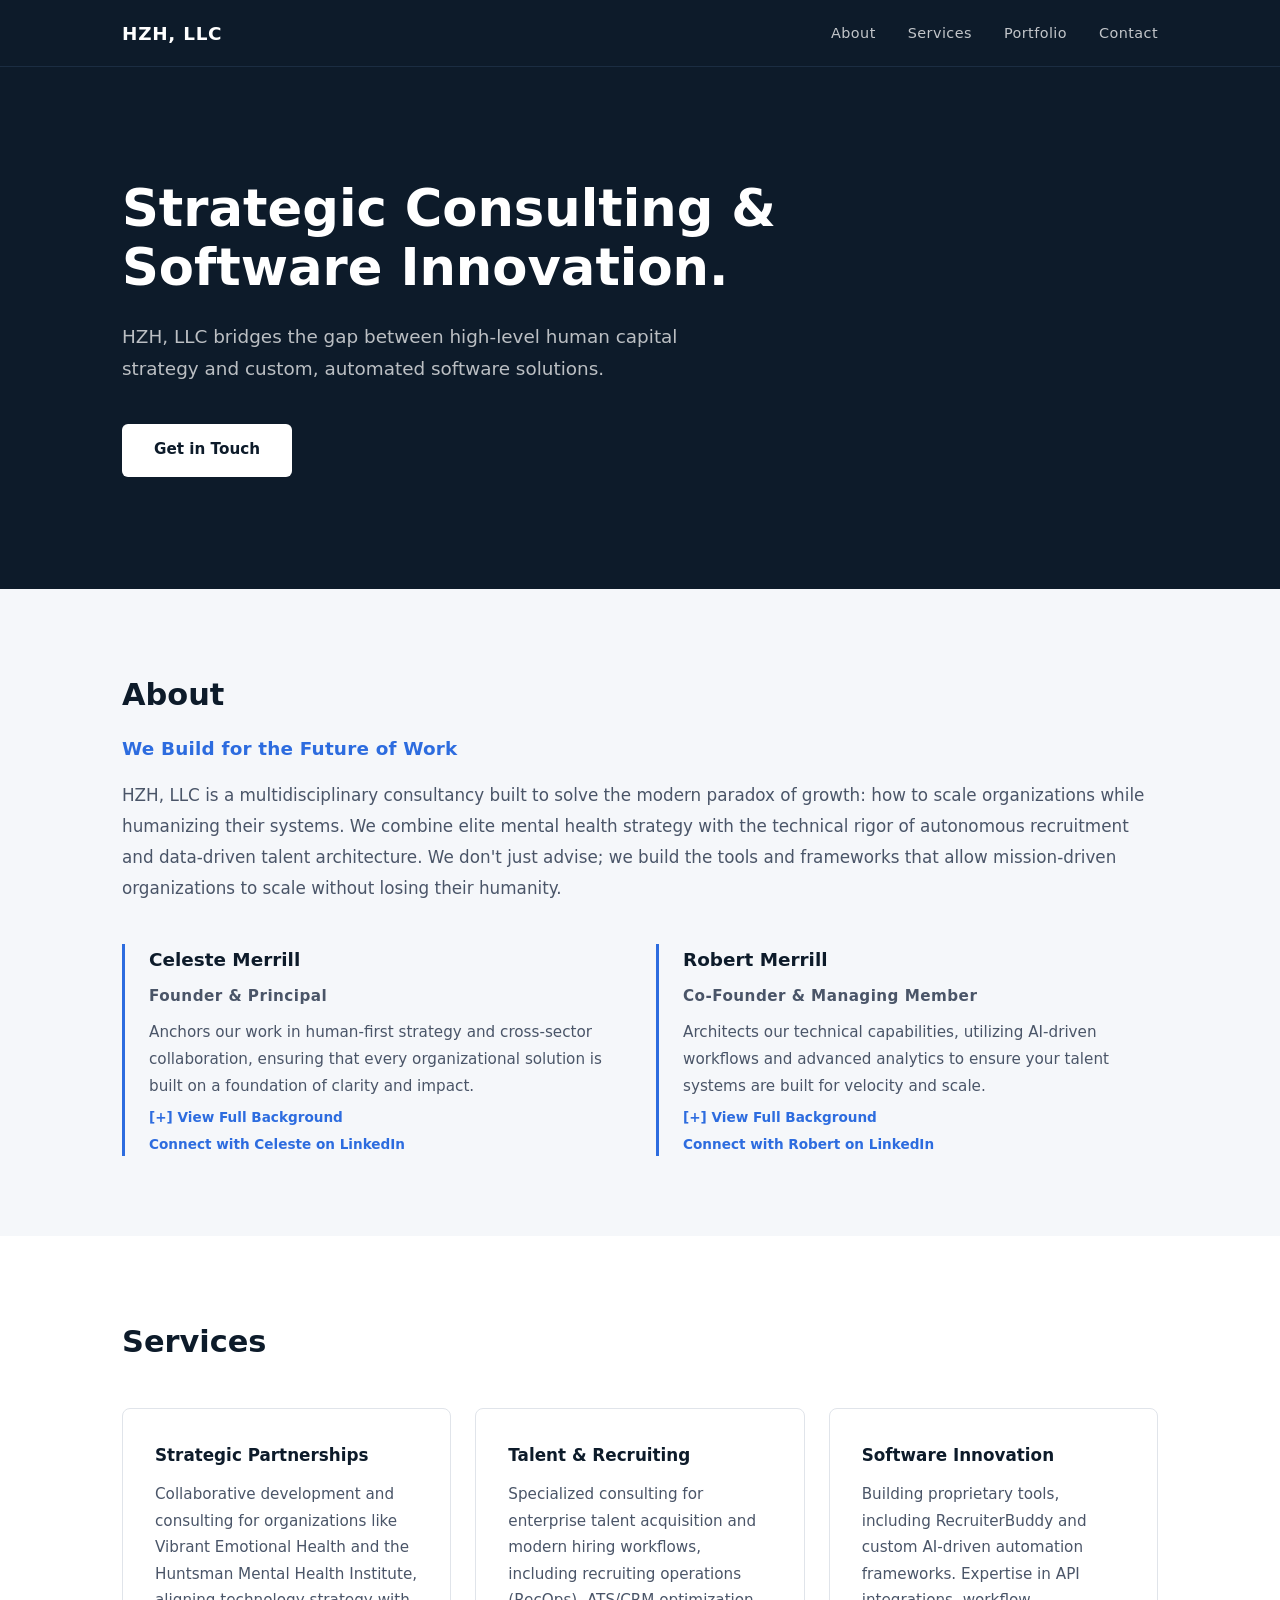
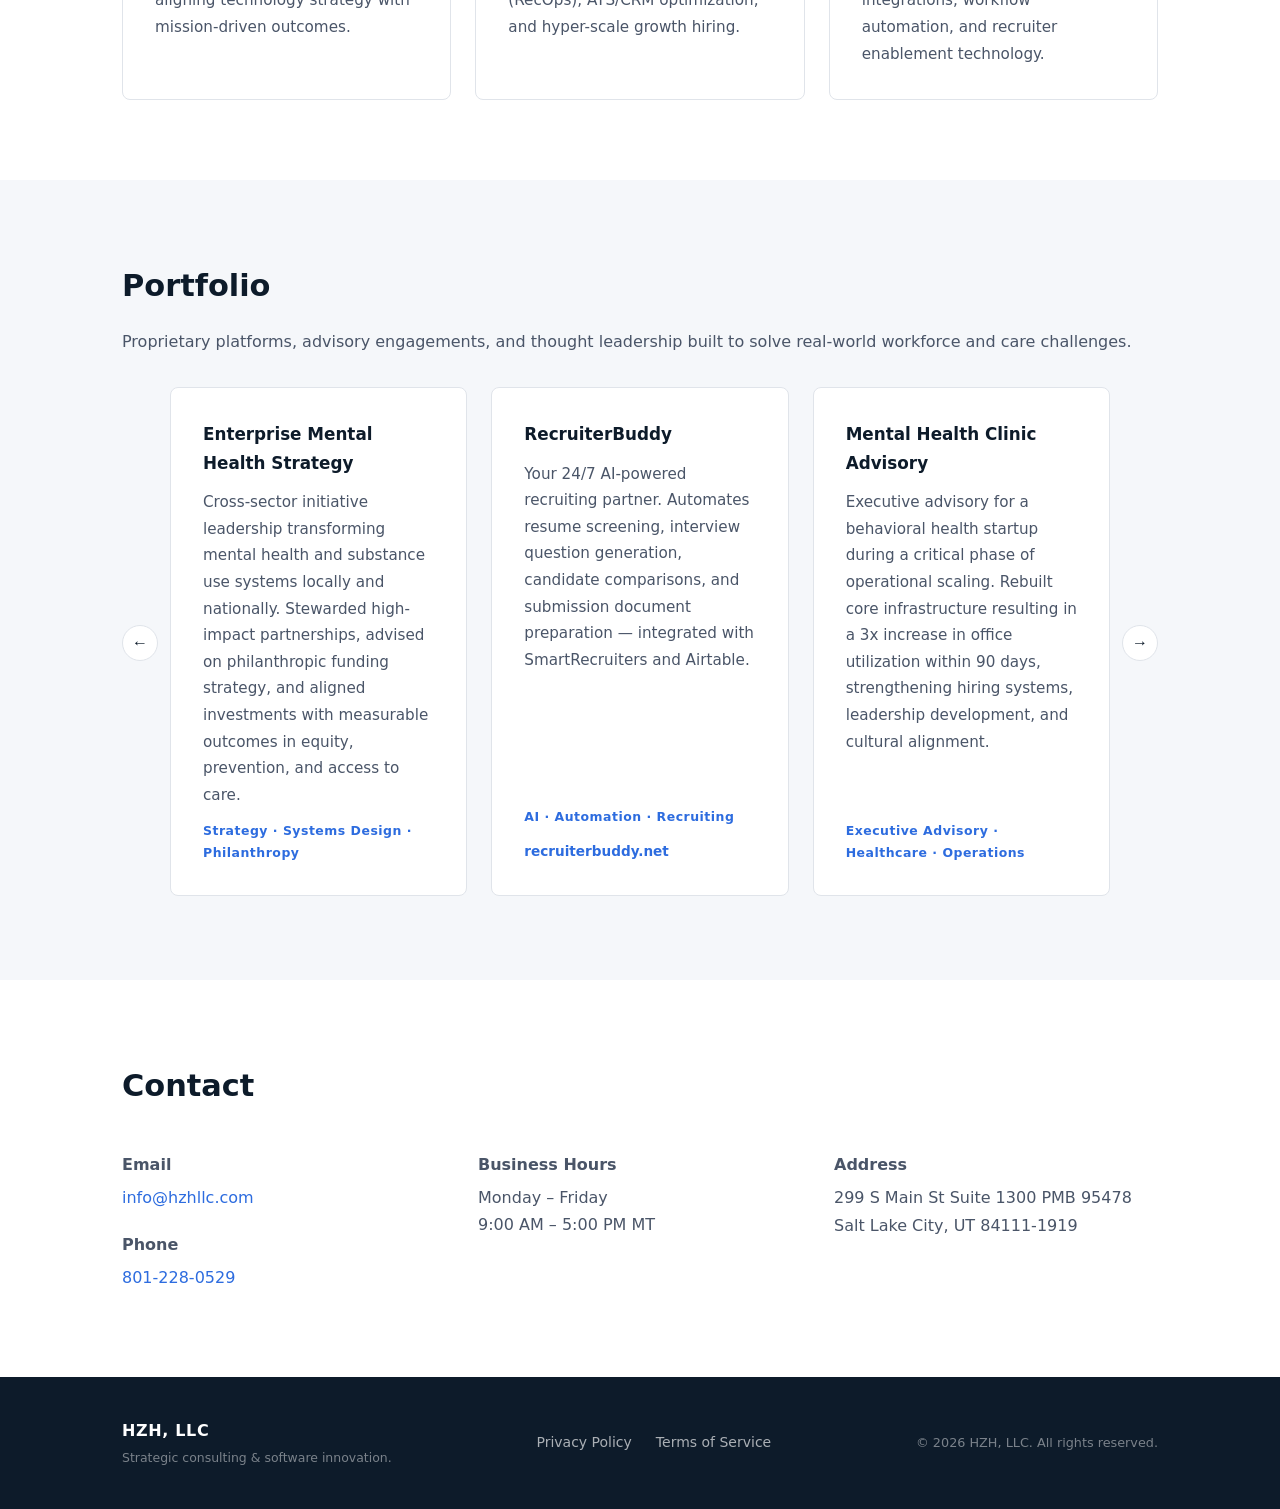
<file: index.html>
<!DOCTYPE html>
<html lang="en">
<head>
  <meta charset="UTF-8">
  <meta name="viewport" content="width=device-width, initial-scale=1.0">
  <meta name="description" content="HZH, LLC — Strategic Consulting & Software Innovation. Bridging human capital strategy with custom, automated software solutions.">
  <title>HZH, LLC — Strategic Consulting &amp; Software Innovation</title>
  <link rel="icon" href="favicon.svg" type="image/svg+xml">
  <link rel="stylesheet" href="styles.css">
</head>
<body>

  <!-- HEADER -->
  <header class="header">
    <div class="header-inner">
      <a href="#" class="brand">HZH, LLC</a>
      <nav class="nav">
        <a href="#about">About</a>
        <a href="#services">Services</a>
        <a href="#portfolio">Portfolio</a>
        <a href="#contact">Contact</a>
      </nav>
    </div>
  </header>

  <!-- HERO -->
  <section class="hero">
    <div class="container">
      <h1>Strategic Consulting &amp; Software Innovation.</h1>
      <p class="hero-sub">HZH, LLC bridges the gap between high-level human capital strategy and custom, automated software solutions.</p>
      <a href="#contact" class="btn btn-primary">Get in Touch</a>
    </div>
  </section>

  <!-- ABOUT -->
  <section id="about" class="section section-light">
    <div class="container">
      <h2>About</h2>
      <p class="about-tagline">We Build for the Future of Work</p>
      <p class="about-text">HZH, LLC is a multidisciplinary consultancy built to solve the modern paradox of growth: how to scale organizations while humanizing their systems. We combine elite mental health strategy with the technical rigor of autonomous recruitment and data-driven talent architecture. We don't just advise; we build the tools and frameworks that allow mission-driven organizations to scale without losing their humanity.</p>
      <div class="principals-grid">
        <div class="principal">
          <h3>Celeste Merrill</h3>
          <p class="principal-title">Founder &amp; Principal</p>
          <div class="bio-group">
            <p>Anchors our work in human-first strategy and cross-sector collaboration, ensuring that every organizational solution is built on a foundation of clarity and impact.</p>
            <button class="accordion-toggle" aria-expanded="false">
              <span class="toggle-label">[+] View Full Background</span>
            </button>
            <div class="accordion-content" hidden>
              <p>Mental Health Strategy &amp; Systems Leader with a career spanning philanthropy, clinical care, and cross-sector partnership. Celeste serves as Strategic Initiatives Lead at Vibrant Emotional Health and previously as Managing Director at the Huntsman Family Foundation, where she led initiatives transforming mental health and substance use systems locally and nationally. Her approach is human-first — bringing clarity, compassion, and bold coordination to complex problems.</p>
            </div>
          </div>
          <div class="principal-links">
            <a href="https://www.linkedin.com/in/celeste-merrill" target="_blank" rel="noopener noreferrer" class="principal-link">Connect with Celeste on LinkedIn</a>
          </div>
        </div>
        <div class="principal">
          <h3>Robert Merrill</h3>
          <p class="principal-title">Co-Founder &amp; Managing Member</p>
          <div class="bio-group">
            <p>Architects our technical capabilities, utilizing AI-driven workflows and advanced analytics to ensure your talent systems are built for velocity and scale.</p>
            <button class="accordion-toggle" aria-expanded="false">
              <span class="toggle-label">[+] View Full Background</span>
            </button>
            <div class="accordion-content" hidden>
              <p>Talent Futurist and Strategic People Leader with experience spanning Fortune 100 enterprises to seed-stage startups across 15+ countries. Robert bootstrapped a fractional recruiting firm from $0 to $1.5MM ARR and brings that expertise to every engagement. Specialties include ATS/CRM platforms, advanced data analytics, technical recruiting, and hyper-scale growth hiring.</p>
            </div>
          </div>
          <div class="principal-links">
            <a href="https://www.linkedin.com/in/robertmerrill/" target="_blank" rel="noopener noreferrer" class="principal-link">Connect with Robert on LinkedIn</a>
          </div>
        </div>
      </div>
    </div>
  </section>

  <!-- SERVICES -->
  <section id="services" class="section">
    <div class="container">
      <h2>Services</h2>
      <div class="grid-3">
        <div class="card">
          <h3>Strategic Partnerships</h3>
          <p>Collaborative development and consulting for organizations like Vibrant Emotional Health and the Huntsman Mental Health Institute, aligning technology strategy with mission-driven outcomes.</p>
        </div>
        <div class="card">
          <h3>Talent &amp; Recruiting</h3>
          <p>Specialized consulting for enterprise talent acquisition and modern hiring workflows, including recruiting operations (RecOps), ATS/CRM optimization, and hyper-scale growth hiring.</p>
        </div>
        <div class="card">
          <h3>Software Innovation</h3>
          <p>Building proprietary tools, including RecruiterBuddy and custom AI-driven automation frameworks. Expertise in API integrations, workflow automation, and recruiter enablement technology.</p>
        </div>
      </div>
    </div>
  </section>

  <!-- PORTFOLIO -->
  <section id="portfolio" class="section section-light">
    <div class="container">
      <h2>Portfolio</h2>
      <p class="section-intro">Proprietary platforms, advisory engagements, and thought leadership built to solve real-world workforce and care challenges.</p>
      <div class="carousel-wrapper">
        <button class="carousel-btn carousel-prev" aria-label="Previous">&#8592;</button>
        <div class="carousel-track">
          <div class="card">
            <h3>Enterprise Mental Health Strategy</h3>
            <p>Cross-sector initiative leadership transforming mental health and substance use systems locally and nationally. Stewarded high-impact partnerships, advised on philanthropic funding strategy, and aligned investments with measurable outcomes in equity, prevention, and access to care.</p>
            <span class="card-tag">Strategy &middot; Systems Design &middot; Philanthropy</span>
          </div>
          <div class="card">
            <h3>RecruiterBuddy</h3>
            <p>Your 24/7 AI-powered recruiting partner. Automates resume screening, interview question generation, candidate comparisons, and submission document preparation — integrated with SmartRecruiters and Airtable.</p>
            <span class="card-tag">AI &middot; Automation &middot; Recruiting</span>
            <a href="https://recruiterbuddy.net" target="_blank" rel="noopener noreferrer" class="principal-link">recruiterbuddy.net</a>
          </div>
          <div class="card">
            <h3>Mental Health Clinic Advisory</h3>
            <p>Executive advisory for a behavioral health startup during a critical phase of operational scaling. Rebuilt core infrastructure resulting in a 3x increase in office utilization within 90 days, strengthening hiring systems, leadership development, and cultural alignment.</p>
            <span class="card-tag">Executive Advisory &middot; Healthcare &middot; Operations</span>
          </div>
          <div class="card">
            <h3>TextDrop Buddy</h3>
            <p>A Mac menubar utility that converts clipboard text into a file and places it back on the clipboard instantly. Built for power users who feed text into LLMs and file-based workflows, eliminating the friction of saving files before uploading.</p>
            <span class="card-tag">Developer Tools &middot; Productivity &middot; macOS</span>
          </div>
          <div class="card">
            <h3>Limitless Talent</h3>
            <p>A newsletter pushing the known boundaries of the Future of Work — thought leadership for practitioners and leaders navigating the Exponential Age of human achievement.</p>
            <span class="card-tag">Thought Leadership &middot; Future of Work</span>
            <a href="https://limitlesstalent.xyz" target="_blank" rel="noopener noreferrer" class="principal-link">limitlesstalent.xyz</a>
          </div>
          <div class="card">
            <h3>agent-resume</h3>
            <p>An open JSON Schema standard for AI-native hiring. Defines four canonical data models — candidates, job descriptions, match scores, and sync events — giving parsers, ATS platforms, and LLM agents a shared vocabulary that eliminates the shape-shifting that breaks hiring pipelines.</p>
            <span class="card-tag">Open Source &middot; AI &middot; Recruiting</span>
            <a href="https://agent-resume.dev" target="_blank" rel="noopener noreferrer" class="principal-link">agent-resume.dev</a>
          </div>
          <div class="card">
            <h3>Glintmark</h3>
            <p>A mobile-first iPhone app for creating beautiful quote and scripture cards. Capture meaningful reflections, apply curated visual themes, and share to Instagram or anywhere else — with AI-powered paste-and-parse, photo backgrounds, and home screen widgets. Coming to the App Store.</p>
            <span class="card-tag">iOS &middot; AI &middot; Software</span>
            <a href="https://glintmark.app" target="_blank" rel="noopener noreferrer" class="principal-link">glintmark.app</a>
          </div>
        </div>
        <button class="carousel-btn carousel-next" aria-label="Next">&#8594;</button>
      </div>
    </div>
  </section>

  <!-- CONTACT -->
  <section id="contact" class="section">
    <div class="container">
      <h2>Contact</h2>
      <div class="contact-grid">
        <div>
          <p><strong>Email</strong></p>
          <p><a href="mailto:info@hzhllc.com">info@hzhllc.com</a></p>
          <p class="contact-spacer"><strong>Phone</strong></p>
          <p><a href="tel:+18012280529">801-228-0529</a></p>
        </div>
        <div>
          <p><strong>Business Hours</strong></p>
          <p>Monday – Friday<br>9:00 AM – 5:00 PM MT</p>
        </div>
        <div>
          <p><strong>Address</strong></p>
          <address>
            299 S Main St Suite 1300 PMB 95478<br>
            Salt Lake City, UT 84111-1919
          </address>
        </div>
      </div>
    </div>
  </section>

  <!-- FOOTER -->
  <footer class="footer">
    <div class="footer-inner">
      <div class="footer-brand">
        <div>HZH, LLC</div>
        <div class="footer-tagline">Strategic consulting &amp; software innovation.</div>
      </div>
      <div class="footer-links">
        <a href="/privacy">Privacy Policy</a>
        <a href="/terms">Terms of Service</a>
      </div>
      <div class="footer-copy">&copy; 2026 HZH, LLC. All rights reserved.</div>
    </div>
  </footer>

  <script>
    document.querySelectorAll('.carousel-wrapper').forEach(wrapper => {
      const track = wrapper.querySelector('.carousel-track');
      const prev = wrapper.querySelector('.carousel-prev');
      const next = wrapper.querySelector('.carousel-next');
      const scrollAmount = () => track.querySelector('.card').offsetWidth + 24;
      prev.addEventListener('click', () => track.scrollBy({ left: -scrollAmount(), behavior: 'smooth' }));
      next.addEventListener('click', () => track.scrollBy({ left: scrollAmount(), behavior: 'smooth' }));
    });

    document.querySelectorAll('.accordion-toggle').forEach(btn => {
      btn.addEventListener('click', () => {
        const content = btn.nextElementSibling;
        const isOpen = btn.getAttribute('aria-expanded') === 'true';
        btn.setAttribute('aria-expanded', !isOpen);
        btn.querySelector('.toggle-label').textContent = isOpen ? '[+] View Full Background' : '[-] Hide Background';
        if (isOpen) {
          content.hidden = true;
        } else {
          content.hidden = false;
        }
      });
    });
  </script>
</body>
</html>
</file>
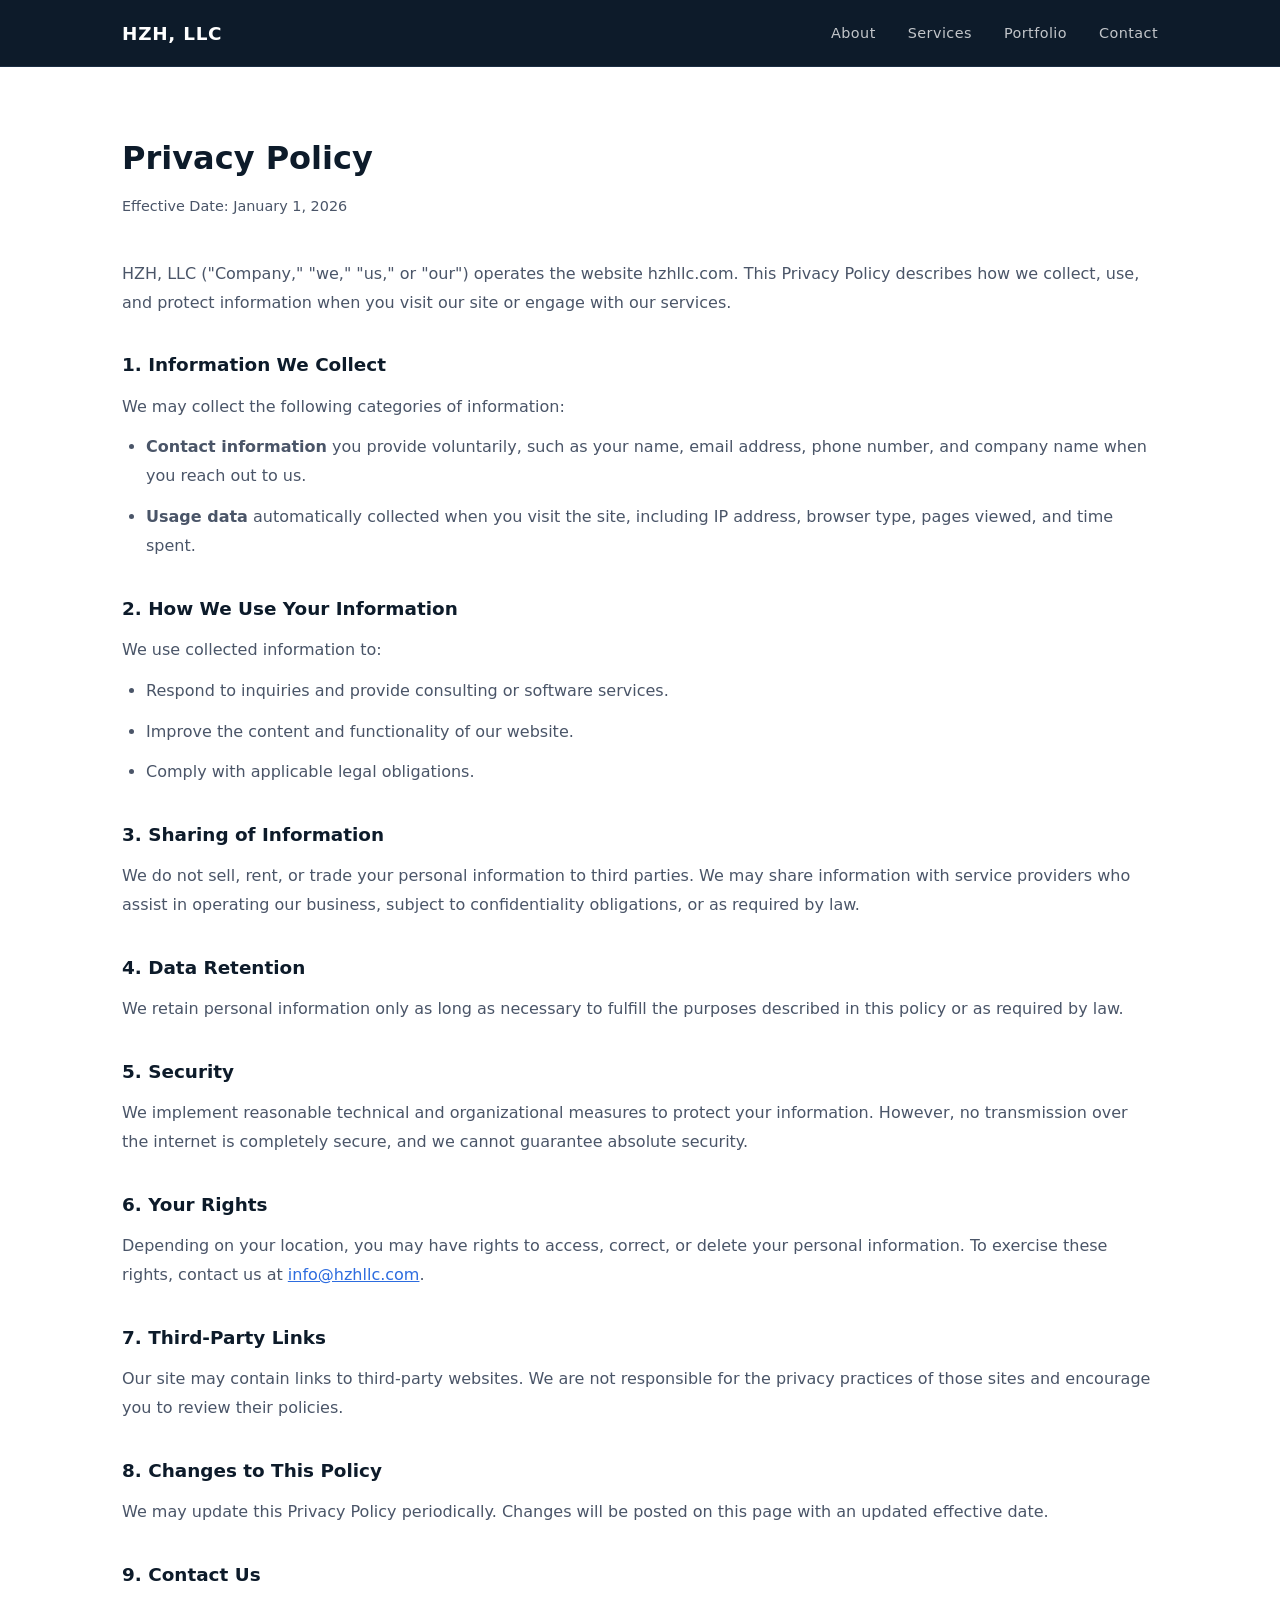
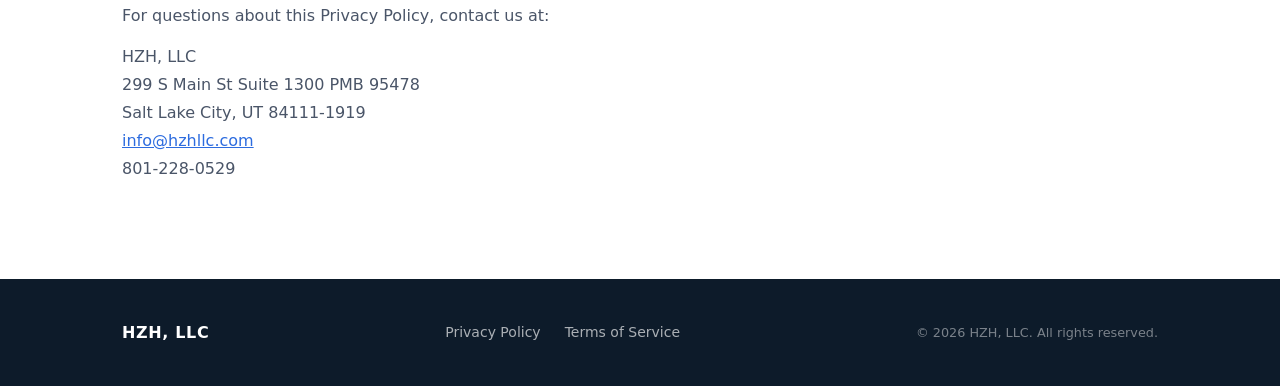
<file: privacy.html>
<!DOCTYPE html>
<html lang="en">
<head>
  <meta charset="UTF-8">
  <meta name="viewport" content="width=device-width, initial-scale=1.0">
  <title>Privacy Policy — HZH, LLC</title>
  <link rel="stylesheet" href="styles.css">
</head>
<body>

  <header class="header">
    <div class="header-inner">
      <a href="index.html" class="brand">HZH, LLC</a>
      <nav class="nav">
        <a href="index.html#about">About</a>
        <a href="index.html#services">Services</a>
        <a href="index.html#portfolio">Portfolio</a>
        <a href="index.html#contact">Contact</a>
      </nav>
    </div>
  </header>

  <main class="legal-body">
    <div class="container">
      <h1>Privacy Policy</h1>
      <p class="effective">Effective Date: January 1, 2026</p>

      <p>HZH, LLC ("Company," "we," "us," or "our") operates the website hzhllc.com. This Privacy Policy describes how we collect, use, and protect information when you visit our site or engage with our services.</p>

      <h2>1. Information We Collect</h2>
      <p>We may collect the following categories of information:</p>
      <ul>
        <li><strong>Contact information</strong> you provide voluntarily, such as your name, email address, phone number, and company name when you reach out to us.</li>
        <li><strong>Usage data</strong> automatically collected when you visit the site, including IP address, browser type, pages viewed, and time spent.</li>
      </ul>

      <h2>2. How We Use Your Information</h2>
      <p>We use collected information to:</p>
      <ul>
        <li>Respond to inquiries and provide consulting or software services.</li>
        <li>Improve the content and functionality of our website.</li>
        <li>Comply with applicable legal obligations.</li>
      </ul>

      <h2>3. Sharing of Information</h2>
      <p>We do not sell, rent, or trade your personal information to third parties. We may share information with service providers who assist in operating our business, subject to confidentiality obligations, or as required by law.</p>

      <h2>4. Data Retention</h2>
      <p>We retain personal information only as long as necessary to fulfill the purposes described in this policy or as required by law.</p>

      <h2>5. Security</h2>
      <p>We implement reasonable technical and organizational measures to protect your information. However, no transmission over the internet is completely secure, and we cannot guarantee absolute security.</p>

      <h2>6. Your Rights</h2>
      <p>Depending on your location, you may have rights to access, correct, or delete your personal information. To exercise these rights, contact us at <a href="mailto:info@hzhllc.com">info@hzhllc.com</a>.</p>

      <h2>7. Third-Party Links</h2>
      <p>Our site may contain links to third-party websites. We are not responsible for the privacy practices of those sites and encourage you to review their policies.</p>

      <h2>8. Changes to This Policy</h2>
      <p>We may update this Privacy Policy periodically. Changes will be posted on this page with an updated effective date.</p>

      <h2>9. Contact Us</h2>
      <p>For questions about this Privacy Policy, contact us at:</p>
      <address>
        HZH, LLC<br>
        299 S Main St Suite 1300 PMB 95478<br>
        Salt Lake City, UT 84111-1919<br>
        <a href="mailto:info@hzhllc.com">info@hzhllc.com</a><br>
        801-228-0529
      </address>
    </div>
  </main>

  <footer class="footer">
    <div class="footer-inner">
      <div class="footer-brand">HZH, LLC</div>
      <div class="footer-links">
        <a href="privacy.html">Privacy Policy</a>
        <a href="terms.html">Terms of Service</a>
      </div>
      <div class="footer-copy">&copy; 2026 HZH, LLC. All rights reserved.</div>
    </div>
  </footer>

</body>
</html>
</file>
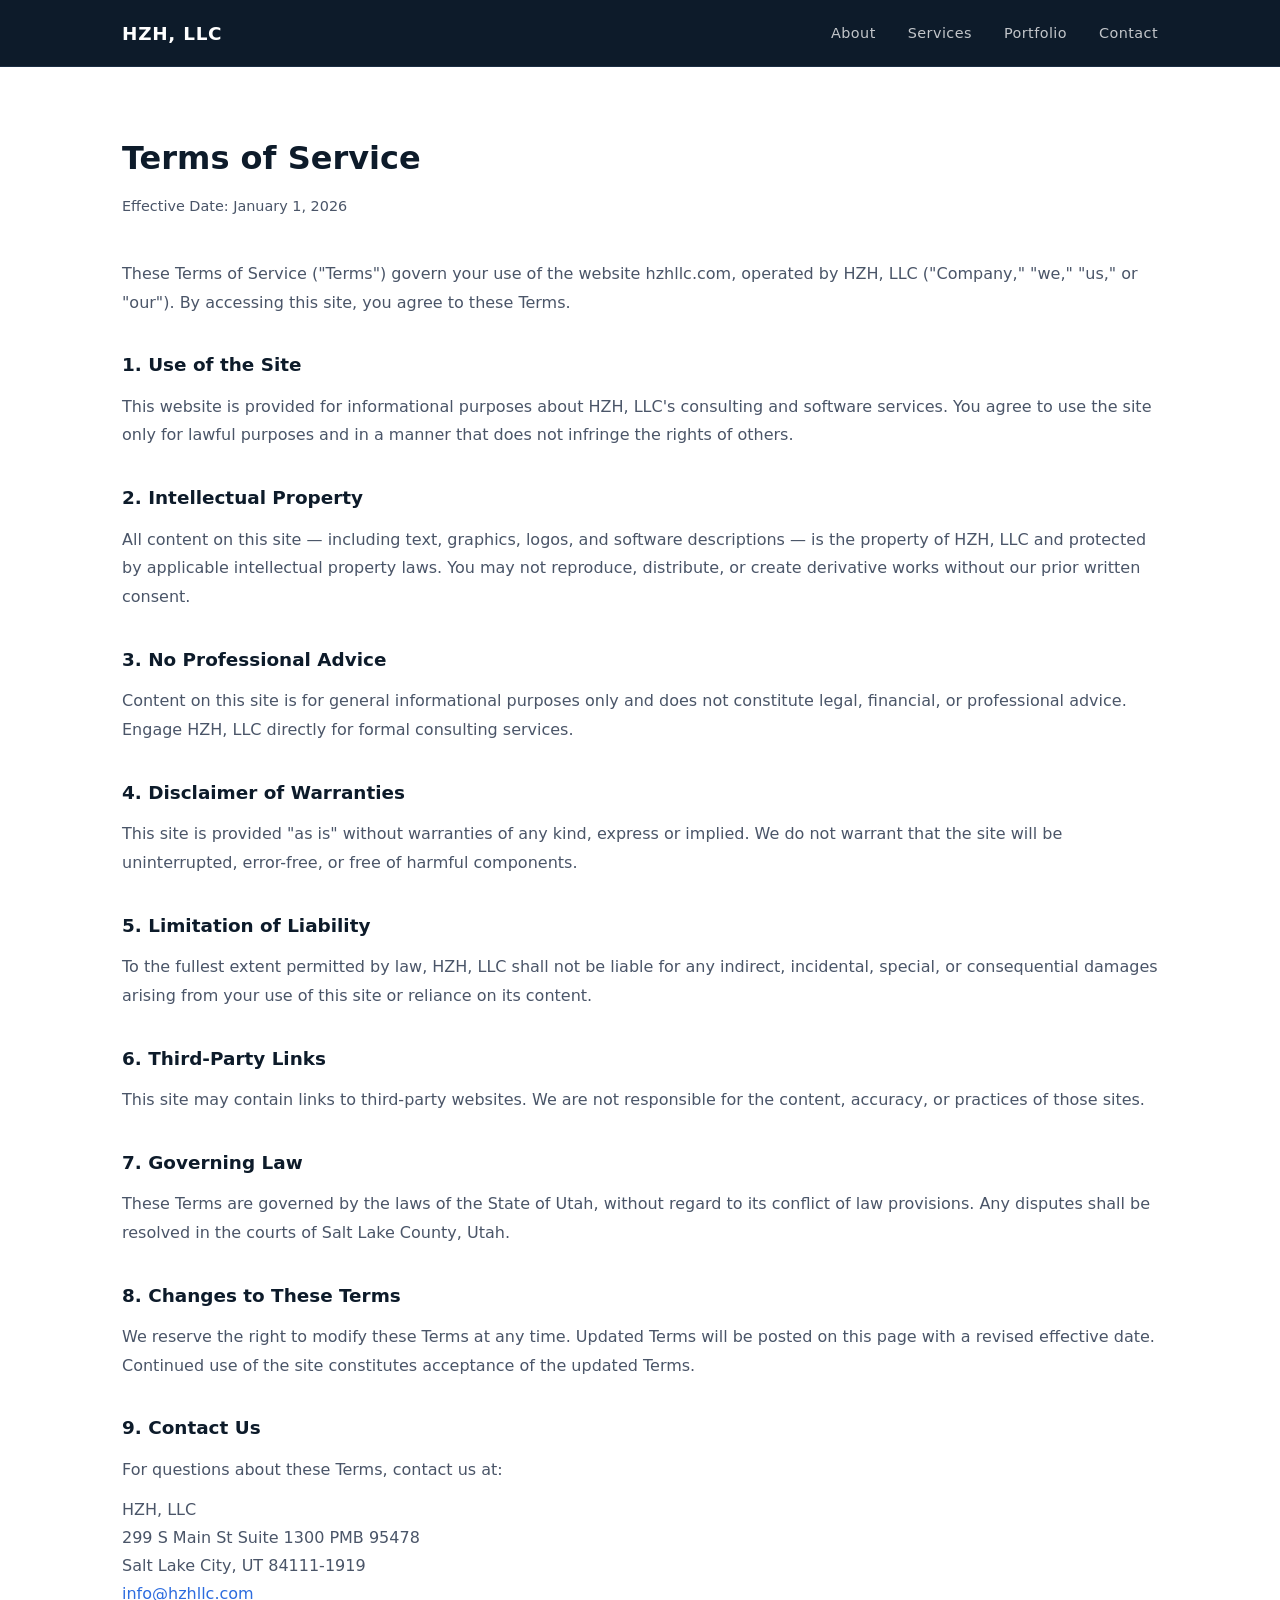
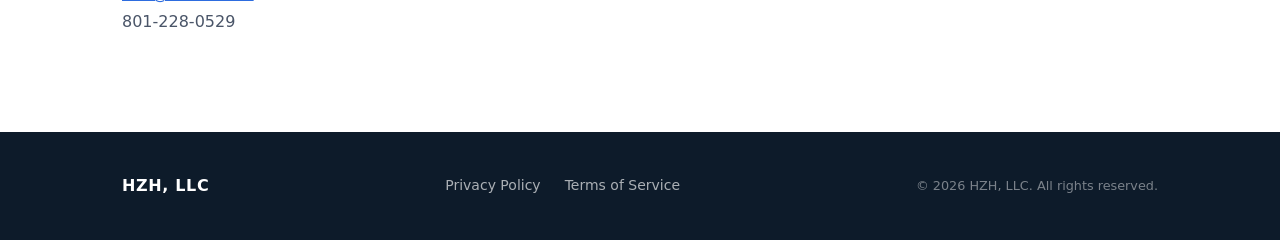
<file: terms.html>
<!DOCTYPE html>
<html lang="en">
<head>
  <meta charset="UTF-8">
  <meta name="viewport" content="width=device-width, initial-scale=1.0">
  <title>Terms of Service — HZH, LLC</title>
  <link rel="stylesheet" href="styles.css">
</head>
<body>

  <header class="header">
    <div class="header-inner">
      <a href="index.html" class="brand">HZH, LLC</a>
      <nav class="nav">
        <a href="index.html#about">About</a>
        <a href="index.html#services">Services</a>
        <a href="index.html#portfolio">Portfolio</a>
        <a href="index.html#contact">Contact</a>
      </nav>
    </div>
  </header>

  <main class="legal-body">
    <div class="container">
      <h1>Terms of Service</h1>
      <p class="effective">Effective Date: January 1, 2026</p>

      <p>These Terms of Service ("Terms") govern your use of the website hzhllc.com, operated by HZH, LLC ("Company," "we," "us," or "our"). By accessing this site, you agree to these Terms.</p>

      <h2>1. Use of the Site</h2>
      <p>This website is provided for informational purposes about HZH, LLC's consulting and software services. You agree to use the site only for lawful purposes and in a manner that does not infringe the rights of others.</p>

      <h2>2. Intellectual Property</h2>
      <p>All content on this site — including text, graphics, logos, and software descriptions — is the property of HZH, LLC and protected by applicable intellectual property laws. You may not reproduce, distribute, or create derivative works without our prior written consent.</p>

      <h2>3. No Professional Advice</h2>
      <p>Content on this site is for general informational purposes only and does not constitute legal, financial, or professional advice. Engage HZH, LLC directly for formal consulting services.</p>

      <h2>4. Disclaimer of Warranties</h2>
      <p>This site is provided "as is" without warranties of any kind, express or implied. We do not warrant that the site will be uninterrupted, error-free, or free of harmful components.</p>

      <h2>5. Limitation of Liability</h2>
      <p>To the fullest extent permitted by law, HZH, LLC shall not be liable for any indirect, incidental, special, or consequential damages arising from your use of this site or reliance on its content.</p>

      <h2>6. Third-Party Links</h2>
      <p>This site may contain links to third-party websites. We are not responsible for the content, accuracy, or practices of those sites.</p>

      <h2>7. Governing Law</h2>
      <p>These Terms are governed by the laws of the State of Utah, without regard to its conflict of law provisions. Any disputes shall be resolved in the courts of Salt Lake County, Utah.</p>

      <h2>8. Changes to These Terms</h2>
      <p>We reserve the right to modify these Terms at any time. Updated Terms will be posted on this page with a revised effective date. Continued use of the site constitutes acceptance of the updated Terms.</p>

      <h2>9. Contact Us</h2>
      <p>For questions about these Terms, contact us at:</p>
      <address>
        HZH, LLC<br>
        299 S Main St Suite 1300 PMB 95478<br>
        Salt Lake City, UT 84111-1919<br>
        <a href="mailto:info@hzhllc.com">info@hzhllc.com</a><br>
        801-228-0529
      </address>
    </div>
  </main>

  <footer class="footer">
    <div class="footer-inner">
      <div class="footer-brand">HZH, LLC</div>
      <div class="footer-links">
        <a href="privacy.html">Privacy Policy</a>
        <a href="terms.html">Terms of Service</a>
      </div>
      <div class="footer-copy">&copy; 2026 HZH, LLC. All rights reserved.</div>
    </div>
  </footer>

</body>
</html>
</file>
<file: styles.css>
*, *::before, *::after {
  box-sizing: border-box;
  margin: 0;
  padding: 0;
}

:root {
  --navy: #0d1b2a;
  --navy-mid: #1b2d42;
  --accent: #2d6cdf;
  --text: #1e1e1e;
  --light: #f5f7fa;
  --white: #ffffff;
  --border: #e0e4ea;
  --font: system-ui, -apple-system, BlinkMacSystemFont, 'Segoe UI', sans-serif;
}

html { scroll-behavior: smooth; }

body {
  font-family: var(--font);
  color: var(--text);
  line-height: 1.7;
  background: var(--white);
}

.container {
  max-width: 1100px;
  margin: 0 auto;
  padding: 0 2rem;
}

/* ── Header ── */
.header {
  position: sticky;
  top: 0;
  z-index: 100;
  background: var(--navy);
  border-bottom: 1px solid var(--navy-mid);
}

.header-inner {
  display: flex;
  align-items: center;
  justify-content: space-between;
  padding: 1.1rem 2rem;
  max-width: 1100px;
  margin: 0 auto;
}

.brand {
  font-size: 1.15rem;
  font-weight: 700;
  color: var(--white);
  letter-spacing: 0.04em;
  text-decoration: none;
}

.nav { display: flex; gap: 2rem; }

.nav a {
  color: rgba(255,255,255,0.75);
  text-decoration: none;
  font-size: 0.9rem;
  font-weight: 500;
  letter-spacing: 0.03em;
  transition: color 0.2s;
}

.nav a:hover { color: var(--white); }

/* ── Hero ── */
.hero {
  background: var(--navy);
  color: var(--white);
  padding: 7rem 0;
}

.hero h1 {
  font-size: clamp(2rem, 5vw, 3.2rem);
  font-weight: 700;
  line-height: 1.15;
  max-width: 700px;
  margin-bottom: 1.5rem;
}

.hero-sub {
  font-size: 1.15rem;
  color: rgba(255,255,255,0.72);
  max-width: 580px;
  margin-bottom: 2.5rem;
}

/* ── Button ── */
.btn {
  display: inline-block;
  padding: 0.85rem 2rem;
  border-radius: 6px;
  font-weight: 600;
  font-size: 0.95rem;
  text-decoration: none;
  transition: background 0.2s, color 0.2s;
}

.btn-primary {
  background: var(--white);
  color: var(--navy);
}

.btn-primary:hover {
  background: rgba(255,255,255,0.88);
}

/* ── Sections ── */
.section { padding: 5rem 0; }
.section-light { background: var(--light); }

.section h2 {
  font-size: 1.9rem;
  font-weight: 700;
  margin-bottom: 2.5rem;
  color: var(--navy);
}

.section-intro {
  color: #4a5568;
  font-size: 1rem;
  margin-bottom: 2rem;
  margin-top: -1.5rem;
}

/* ── About ── */
.about-tagline {
  font-size: 1.15rem;
  font-weight: 700;
  color: var(--accent);
  margin-top: -1.75rem;
  margin-bottom: 1rem;
  letter-spacing: 0.01em;
}

.bio-group {
  display: flex;
  flex-direction: column;
  gap: 0.5rem;
  align-self: start;
}

.bio-group p {
  color: #4a5568;
  font-size: 0.95rem;
  line-height: 1.8;
  margin: 0;
}

.accordion-toggle {
  display: inline-flex;
  align-items: center;
  background: none;
  border: none;
  padding: 0;
  cursor: pointer;
  color: var(--accent);
  font-size: 0.85rem;
  font-weight: 600;
  font-family: var(--font);
  text-align: left;
}

.accordion-toggle:hover .toggle-label {
  text-decoration: underline;
}

.accordion-content {
  padding-top: 0.25rem;
}

.about-text {
  font-size: 1.05rem;
  color: #4a5568;
  max-width: 100%;
  line-height: 1.85;
  margin-bottom: 2.5rem;
}

.principals-grid {
  display: grid;
  grid-template-columns: 1fr 1fr;
  grid-template-rows: auto auto 1fr auto;
  column-gap: 2rem;
}

.principal {
  display: grid;
  grid-template-rows: subgrid;
  grid-row: span 4;
  border-left: 3px solid var(--accent);
  padding-left: 1.5rem;
  row-gap: 0.5rem;
}

.principal h3 {
  font-size: 1.15rem;
  font-weight: 700;
  color: var(--navy);
  align-self: start;
}

.principal-title {
  font-size: 0.875rem;
  color: var(--accent);
  font-weight: 600;
  letter-spacing: 0.03em;
  align-self: start;
}

.principal > p {
  color: #4a5568;
  font-size: 0.95rem;
  line-height: 1.8;
  align-self: start;
}

.principal-links {
  display: flex;
  flex-direction: column;
  gap: 0.3rem;
  align-self: start;
}

.principal-link {
  display: inline-block;
  font-size: 0.85rem;
  font-weight: 600;
  color: var(--accent);
  text-decoration: none;
}

.principal-link:hover {
  text-decoration: underline;
}

/* ── Grids ── */
.grid-3 {
  display: grid;
  grid-template-columns: repeat(3, 1fr);
  gap: 1.5rem;
}

.grid-2 {
  display: grid;
  grid-template-columns: repeat(2, 1fr);
  gap: 1.5rem;
}

/* ── Cards ── */
.card {
  background: var(--white);
  border: 1px solid var(--border);
  border-radius: 8px;
  padding: 2rem;
  display: flex;
  flex-direction: column;
  gap: 0.75rem;
}

.card h3 {
  font-size: 1.05rem;
  font-weight: 700;
  color: var(--navy);
}

.card h3 a {
  color: var(--navy);
  text-decoration: none;
}

.card h3 a:hover {
  color: var(--accent);
}

.card p {
  color: #4a5568;
  font-size: 0.95rem;
  line-height: 1.75;
  flex: 1;
}

.card-tag {
  display: inline-block;
  font-size: 0.78rem;
  color: var(--accent);
  font-weight: 600;
  letter-spacing: 0.04em;
  margin-top: auto;
}

/* ── Contact ── */
.contact-grid {
  display: grid;
  grid-template-columns: repeat(3, 1fr);
  gap: 2rem;
}

.contact-grid p {
  margin-bottom: 0.35rem;
  color: #4a5568;
}

.contact-spacer { margin-top: 1.25rem !important; }

.contact-grid a {
  color: var(--accent);
  text-decoration: none;
}

.contact-grid a:hover { text-decoration: underline; }

address {
  font-style: normal;
  color: #4a5568;
  line-height: 1.75;
  margin-top: 0.25rem;
}

/* ── Footer ── */
.footer {
  background: var(--navy);
  padding: 2.5rem 0;
}

.footer-inner {
  display: flex;
  align-items: center;
  justify-content: space-between;
  flex-wrap: wrap;
  gap: 1rem;
  max-width: 1100px;
  margin: 0 auto;
  padding: 0 2rem;
}

.footer-brand {
  display: flex;
  flex-direction: column;
  gap: 0.2rem;
  font-size: 1rem;
  font-weight: 700;
  color: var(--white);
  letter-spacing: 0.04em;
}

.footer-tagline {
  font-size: 0.78rem;
  font-weight: 400;
  color: rgba(255,255,255,0.45);
  letter-spacing: 0;
}

.footer-links { display: flex; gap: 1.5rem; }

.footer-links a {
  color: rgba(255,255,255,0.65);
  text-decoration: none;
  font-size: 0.875rem;
  transition: color 0.2s;
}

.footer-links a:hover { color: var(--white); }

.footer-copy {
  font-size: 0.8rem;
  color: rgba(255,255,255,0.45);
}

/* ── Carousel ── */
.carousel-wrapper {
  position: relative;
  display: flex;
  align-items: center;
  gap: 0.75rem;
}

.carousel-track {
  display: flex;
  gap: 1.5rem;
  overflow-x: auto;
  scroll-snap-type: x mandatory;
  scrollbar-width: none;
  -ms-overflow-style: none;
  padding-bottom: 0.25rem;
}

.carousel-track::-webkit-scrollbar { display: none; }

.carousel-track .card {
  flex: 0 0 calc(33.333% - 1rem);
  scroll-snap-align: start;
  min-width: 260px;
}

.carousel-btn {
  flex-shrink: 0;
  width: 2.25rem;
  height: 2.25rem;
  border: 1px solid var(--border);
  border-radius: 50%;
  background: var(--white);
  color: var(--navy);
  font-size: 1rem;
  cursor: pointer;
  display: flex;
  align-items: center;
  justify-content: center;
  transition: background 0.2s, border-color 0.2s;
  z-index: 1;
}

.carousel-btn:hover {
  background: var(--navy);
  color: var(--white);
  border-color: var(--navy);
}

@media (max-width: 900px) {
  .carousel-track .card { flex: 0 0 calc(50% - 0.75rem); }
}

@media (max-width: 640px) {
  .carousel-track .card { flex: 0 0 85%; }
}

/* ── Legal pages ── */
.legal-body { padding: 4rem 0 6rem; }
.legal-body h1 { font-size: 2rem; font-weight: 700; color: var(--navy); margin-bottom: 0.5rem; }
.legal-body .effective { color: #4a5568; font-size: 0.9rem; margin-bottom: 2.5rem; }
.legal-body h2 { font-size: 1.15rem; font-weight: 700; color: var(--navy); margin: 2rem 0 0.75rem; }
.legal-body p, .legal-body li { color: #4a5568; line-height: 1.8; margin-bottom: 0.75rem; }
.legal-body ul { padding-left: 1.5rem; }
.legal-body a { color: var(--accent); }

/* ── Responsive ── */
@media (max-width: 900px) {
  .grid-3, .contact-grid {
    grid-template-columns: repeat(2, 1fr);
  }
}

@media (max-width: 640px) {
  .grid-3, .grid-2, .contact-grid {
    grid-template-columns: 1fr;
  }

  .principals-grid {
    grid-template-columns: 1fr;
    grid-template-rows: none;
  }

  .principal {
    grid-template-rows: none;
    grid-row: span 1;
    display: flex;
    flex-direction: column;
    gap: 0.5rem;
    margin-bottom: 2rem;
  }

  .nav { gap: 1.2rem; }

  .footer-inner {
    flex-direction: column;
    text-align: center;
  }

  .footer-brand { align-items: center; }
}
</file>
